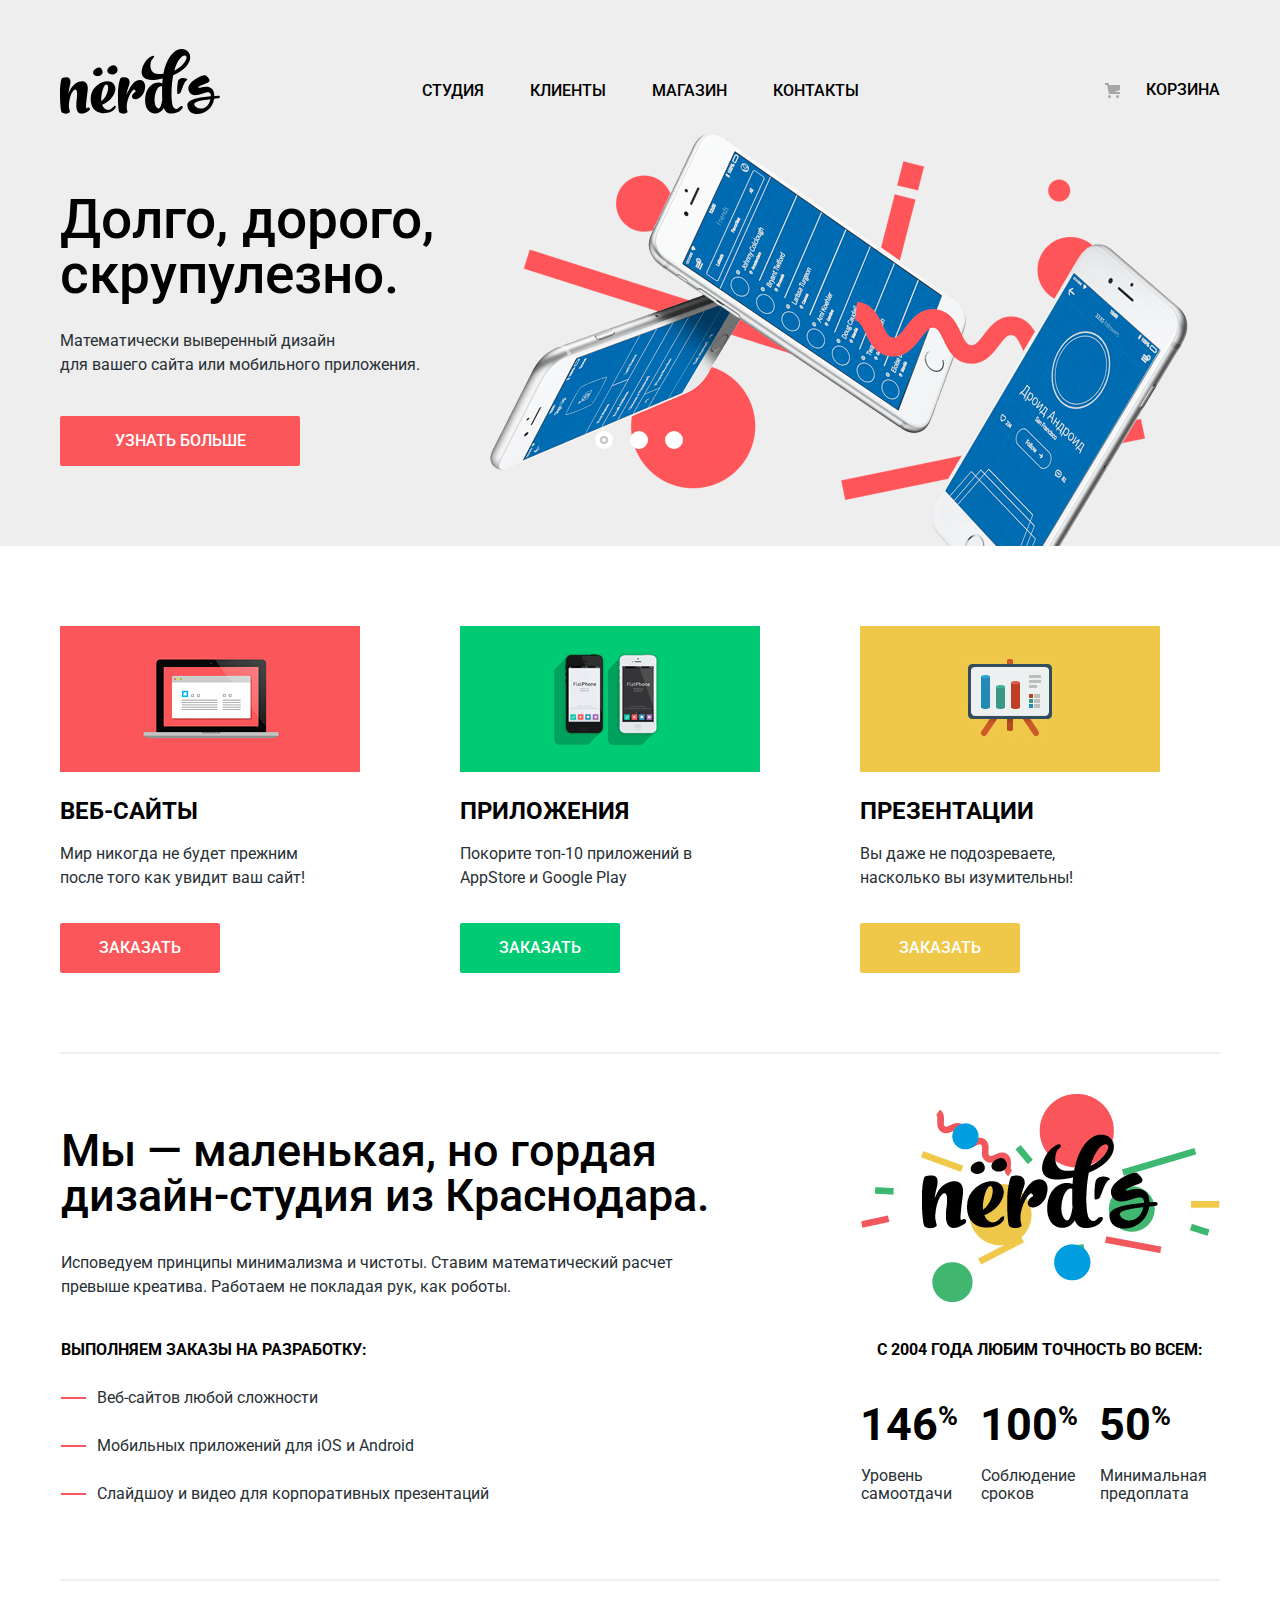
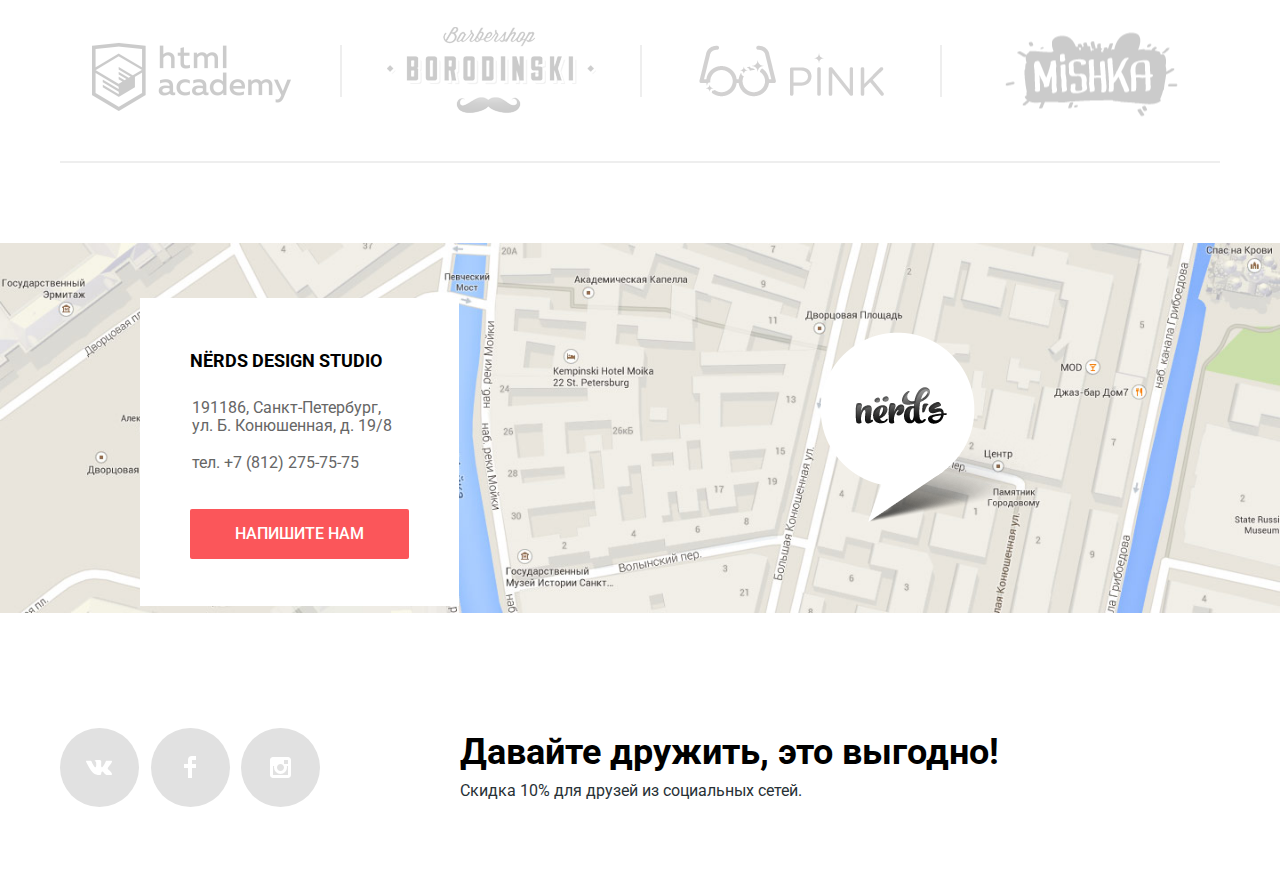
<file: index.html>
<!DOCTYPE html>
<html lang="ru">
	<head>
		<meta charset="utf-8">
		<title>HTML Academy: Нёрдс</title>
		<link href="https://fonts.googleapis.com/css?family=Roboto:400,500,700&amp;subset=cyrillic-ext" rel="stylesheet">
		<link href="css/normalize.css" rel="stylesheet">
		<link href="css/mini-style.css" rel="stylesheet">
	</head>
	<body>
		<header>
			<div class="wrapper">
				<h1 class="visually-hidden">Веб-студия Нёрдс</h1>
				<div class="header-top">
					<div class="header-logo">
						<a>
							<img class="main-logo" src="img/nerds-logo.svg" alt="Логотип веб-студии Нёрдс." width="160" height="65">
						</a>
					</div>
					<nav class="main-menu">
						<ul class="main-nav">
							<li>
								<a href="#">Студия</a>
							</li>
							<li>
								<a href="#">Клиенты</a>
							</li>
							<li>
								<a href="catalog.html">Магазин</a>
							</li>
							<li>
								<a href="#">Контакты</a>
							</li>
						</ul>
					</nav>
					<div class="shopping-cart">
						<a href="#">Корзина</a>
					</div>
				</div>
				<section class="slider">
					<h2 class="visually-hidden">Слайдер</h2>
					<input class="visually-hidden product-1" type="radio" id="product-1" name="toggle" checked>
					<input class="visually-hidden product-2" type="radio" id="product-2" name="toggle">
					<input class="visually-hidden product-3" type="radio" id="product-3" name="toggle">
					<div class="slides-switches">
						<label class="slide-button slide-button-1" for="product-1">Первый</label>
						<label class="slide-button slide-button-2" for="product-2">Второй</label>
						<label class="slide-button slide-button-3" for="product-3">Третий</label>
					</div>
						<ul class="slider-list">
							<li>
								<p class="header-slogan">Долго, дорого,<br> скрупулезно.</p>
								<p>Математически выверенный дизайн<br> для вашего сайта или мобильного приложения.</p>
								<a class="button learn-more" href="#">Узнать больше</a>
							</li>
							<li>
								<p class="header-slogan">Любим математику<br> как никто другой</p>
								<p>Никакого креатива, только математические формулы <br>для расчета идеальных пропорций.</p>
								<a class="button learn-more" href="#">Узнать больше</a>
							</li>
							<li>
								<p class="header-slogan">Только ночь,<br>только хардкор</p>
								<p>Работать днем, как все? Мы против этого.<br>Ближе к полуночи работа только начинается.</p>
								<a class="button learn-more" href="#">Узнать больше</a>
							</li>
					</ul>
				</section>
			</div>
		</header>
		
		<main>
			<section class="services">
				<h2 class="visually-hidden">Предоставляемые услуги</h2>
				<ul class="services-list">
					<li class="services-list-item">
						<h3>Веб-сайты</h3>
						<p>Мир никогда не будет прежним после того как увидит ваш сайт!</p>
						<a class="button to-order" href="#">Заказать</a>
					</li>
					<li class="services-list-item">
						<h3>Приложения</h3>
						<p>Покорите топ-10 приложений в AppStore и Google Play</p>
						<a class="button to-order" href="#">Заказать</a>
					</li>
					<li class="services-list-item">
						<h3>Презентации</h3>
						<p>Вы даже не подозреваете, насколько вы изумительны!</p>
						<a class="button to-order" href="#">Заказать</a>
					</li>
				</ul>
			</section>

			<section class="presentation">
				<h2 class="visually-hidden">Презентация компании</h2>
				<div class="presentation-text">
					<p>
						<b>Мы — маленькая, но гордая дизайн-студия из Краснодара.</b>
					</p>
					<p>Исповедуем принципы минимализма и чистоты. Ставим математический расчет превыше креатива. Работаем не покладая рук, как роботы.</p>
					<b>Выполняем заказы на разработку:</b>
					<ul class="presentation-list">
						<li>Веб-сайтов любой сложности</li>
						<li>Мобильных приложений для iOS и Android</li>
						<li>Слайдшоу и видео для корпоративных презентаций</li>
					</ul>
				</div>
				<div class="presentation-statistics">
					<img class="presentation-logo" src="img/presentation-logo.png" alt="Веб-студия Нёрдс." width="360" height="208">
					<p>С 2004 года любим точность во всем:</p>
					<table>
						<tr class="presentation-table-row">
							<td>146<sup>%</sup></td>
							<td>100<sup>%</sup></td>
							<td>50<sup>%</sup></td>
						</tr>
						<tr class="presentation-table-row">
							<td>Уровень самоотдачи</td>
							<td>Соблюдение сроков</td>
							<td>Минимальная предоплата</td>
						</tr>
					</table>
				</div>
			</section>

			<section class="examples">
				<h2 class="visually-hidden">Примеры наших работ</h2>
				<ul class="examples-list">
					<li>
						<a href="https://htmlacademy.ru/intensive/htmlcss" title="Пример создания сайта для HTML Академии">
							<img class="academy-logo" src="img/examples-htmlacademy.png" alt="HTML Академия." width="199" height="68">
						</a>
					</li>
					<li>
						<a href="#" title="Пример создания сайта для барбершопа «Бородинский»">
							<img class="barbershop-logo" src="img/examples-borodinski.png" alt="Барбершоп «Бородинский»." width="209" height="90">
						</a>
					</li>
					<li>
						<a href="#" title="Пример создания сайта для приложения Пинк">
							<img src="img/examples-pink.png" alt="Пинк." width="185" height="52">
						</a>
					</li>
					<li>
						<a href="#" title="Пример создания сайта для интернет-магазина «Мишка»">
							<img class="mishka-logo" src="img/examples-mishka.png" alt="Мишка." width="173" height="84">
						</a>
					</li>
				</ul>
			</section>
		</main> 

		<footer>
			<section class="footer-map">
				<h2 class="visually-hidden">Наши координаты</h2>
				<iframe src="https://www.google.com/maps/embed?pb=!1m18!1m12!1m3!1d1998.5991043651586!2d30.320894616097!3d59.938794181876254!2m3!1f0!2f0!3f0!3m2!1i1024!2i768!4f13.1!3m3!1m2!1s0x4696310fca5ba729%3A0xea9c53d4493c879f!2z0JHQvtC70YzRiNCw0Y8g0JrQvtC90Y7RiNC10L3QvdCw0Y8g0YPQuy4sIDE5LCDQodCw0L3QutGCLdCf0LXRgtC10YDQsdGD0YDQsywgMTkxMTg2!5e0!3m2!1sru!2sru!4v1511719010638" allowfullscreen></iframe>
				<div class="map-wrapper">
					<img class="map" src="img/map.jpg" alt="Офис компании по адресу Санкт-Петербург, улица Большая Конюшенная, дом 19/8" width="1440" height="416">
					<img class="map-marker" src="img/map-marker.png" alt="Положение на карте." width="231" height="190">
					<div class="address">
						<p>
							<b>NЁRDS DESIGN STUDIO</b>
						</p>
						<p>191186, Санкт-Петербург,<br> ул. Б. Конюшенная, д. 19/8</p>
						<p>тел. +7 (812) 275-75-75</p>
						<a class="contact-button" href="contact.html">Напишите нам</a>
					</div>
				</div>
			</section>
			<section class="footer-social wrapper">
				<h2 class="visually-hidden">Мы в социальных сетях</h2>
				<ul class="social-icons">
					<li class="social-vk">
						<a href="#" class="social-button" title="Вконтакте"></a>
					</li>
					<li class="social-fb">
						<a href="#" class="social-button" title="Фейсбук"></a>
					</li>
					<li class="social-inst">
						<a href="#" class="social-button" title="Инстаграм"></a>
					</li>
				</ul>
				<div class="special-deal">
					<p>
						<b>Давайте дружить, это выгодно!</b>
					</p>
					<p>Скидка 10% для друзей из социальных сетей.</p>
				</div>
			</section>
		</footer>
		<section class="contact-form">
			<h2 class="visually-hidden">Форма обратной связи</h2>
			<form action="https://echo.htmlacademy.ru" method="get">
				<b>Напишите нам</b>
				<button class="close" type="button" title="Закрыть форму"></button>
				<div class="flex-container">
					<p>
						<label for="full-name">Ваше имя:</label>
						<input type="text" name="full-name" id="full-name" placeholder="Представьтесь, пожалуйста">
					</p>
					<p>
						<label for="email">Ваш e-mail:</label>
						<input type="email" name="email" id="email" placeholder="Для отправки ответа">
					</p>
					<p>
						<label for="letter-content">Текст письма:</label>
						<textarea name="letter-content" id="letter-content" placeholder="В свободной форме"></textarea>
					</p>
					<button class="button" type="submit" title="Отправить форму">Отправить</button> 
				</div>
			</form> 
		</section>
		<script src="js/mini-popup.js"></script>
	</body>
</html>
</file>
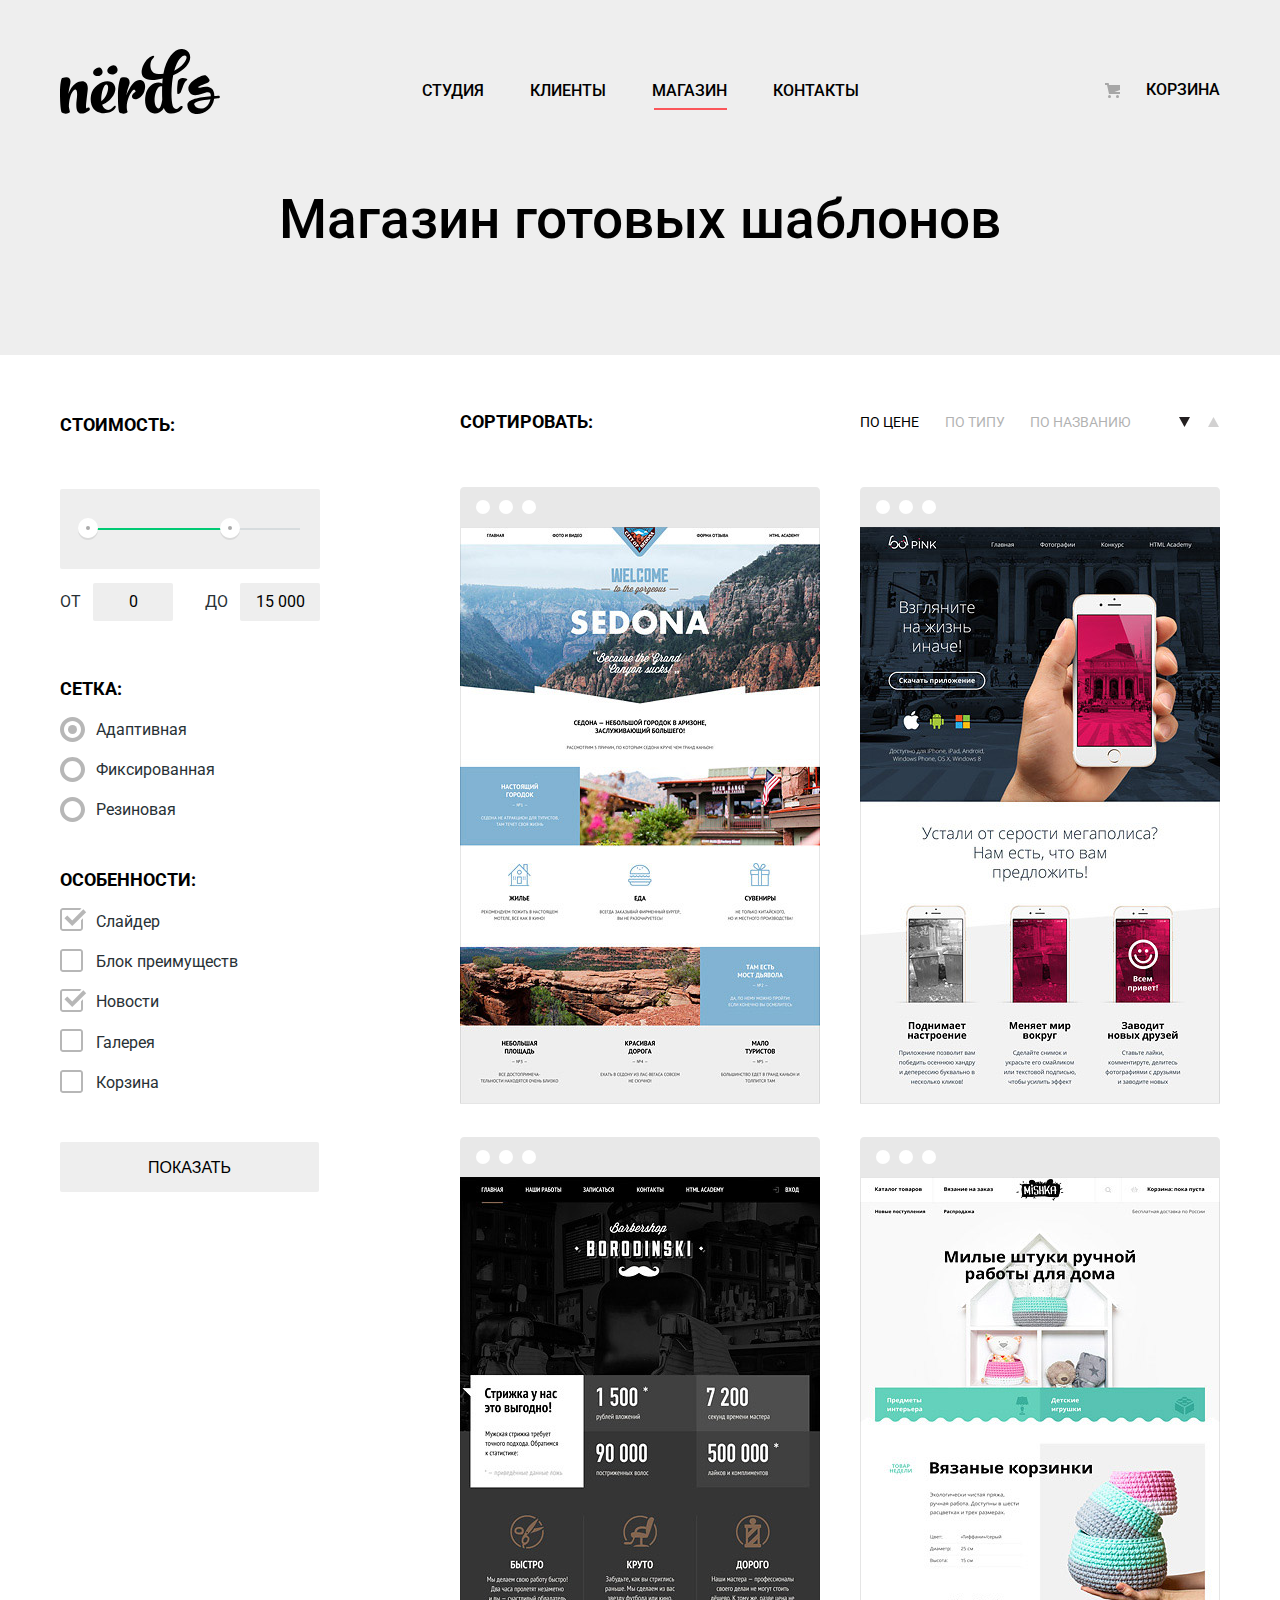
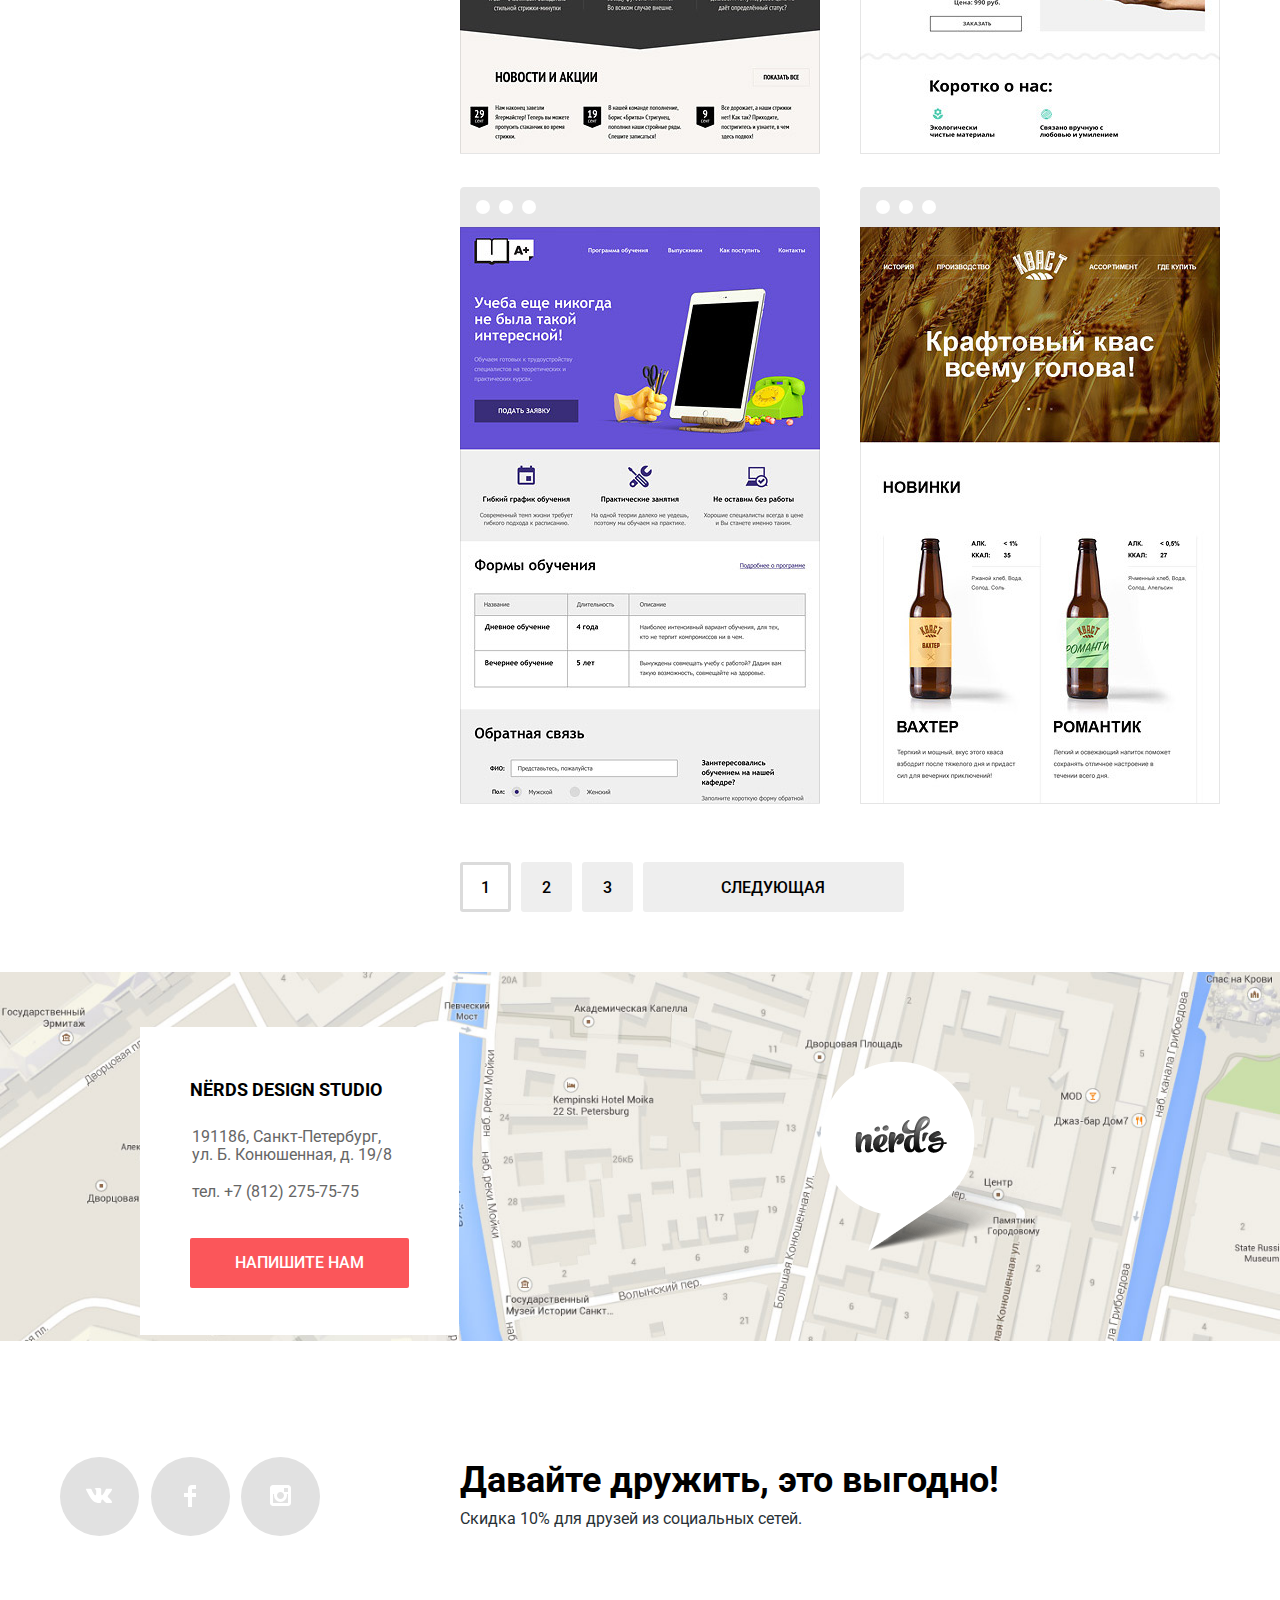
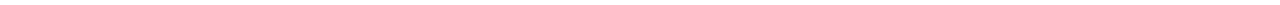
<file: catalog.html>
<!DOCTYPE html>
<html lang="ru">
	<head>
		<meta charset="utf-8">
		<title>HTML Academy: Каталог Нёрдс</title>
		<link href="https://fonts.googleapis.com/css?family=Roboto:400,500,700&amp;subset=cyrillic-ext" rel="stylesheet">
		<link href="css/normalize.css" rel="stylesheet">
		<link href="css/mini-style.css" rel="stylesheet">
	</head>
	<body>
		<header class="inner-page">
			<div class="wrapper">
				<div class="header-top">
					<div class="header-logo">
						<a href="index.html">
							<img class="main-logo" src="img/nerds-logo.svg" alt="Логотип веб-студии Нёрдс." width="160" height="65">
						</a>
					</div>
					<nav class="main-menu">
						<ul class="main-nav">
							<li>
								<a href="#">Студия</a>
							</li>
							<li>
								<a href="#">Клиенты</a>
							</li>
							<li>
								<a class="active" href="#">Магазин</a>
							</li>
							<li>
								<a href="#">Контакты</a>
							</li>
						</ul>
					</nav>
					<div class="shopping-cart">
						<a href="#">Корзина</a>
					</div>
				</div>
				<h1>Магазин готовых шаблонов</h1>
			</div>
		</header>

		<main class="container">
			<section class="filter">
				<h2 class="visually-hidden">Фильтры</h2>
				<form action="https://echo.htmlacademy.ru" method="get">
					<fieldset class="filter-item">
						<legend>Стоимость:</legend>
						<div class="range-filter">
							<div class="range-controls">
								<div class="scale">
									<div class="bar"></div>
								</div>
								<div class="toggle toggle-min"></div>
								<div class="toggle toggle-max"></div>
							</div>
							<div class="price-controls">
								<label class="price-from">От <input type="text" name="price-from" value="0"></label>
								<label class="price-to">до <input type="text" name="price-to" value="15&nbsp;000"></label>
							</div>
						</div>
					</fieldset>
					<fieldset class="filter-item">
						<legend>Сетка:</legend>
						<ul class="grid-list">
							<li>
								<input class="visually-hidden radio-filter" type="radio" name="grid-filter" id="adaptive-grid" value="adaptive" checked>
								<label for="adaptive-grid"> Адаптивная</label>
							</li>
							<li>
								<input class="visually-hidden radio-filter" type="radio" name="grid-filter" id="fixed-grid" value="fixed">
								<label for="fixed-grid"> Фиксированная</label>
							</li>
							<li>
								<input class="visually-hidden radio-filter" type="radio" name="grid-filter" id="flexible-grid" value="flexible">
								<label for="flexible-grid"> Резиновая</label>
							</li>
						</ul>
					</fieldset>
					<fieldset class="filter-item">
						<legend>Особенности:</legend>
						<ul class="features-list">
							<li>
								<input class="visually-hidden check-filter" type="checkbox" name="option-slider" id="option-slider" checked>
								<label for="option-slider"> Слайдер</label>
							</li>
							<li>
								<input class="visually-hidden check-filter" type="checkbox" name="option-features" id="option-features">
								<label for="option-features"> Блок преимуществ</label>
							</li>
							<li>
								<input class="visually-hidden check-filter" type="checkbox" name="option-news" id="option-news" checked>
								<label for="option-news"> Новости</label>
							</li>
							<li>
								<input class="visually-hidden check-filter" type="checkbox" name="option-gallery" id="option-gallery">
								<label for="option-gallery"> Галерея</label>
							</li>
							<li>
								<input class="visually-hidden check-filter" type="checkbox" name="option-shopping-cart" id="option-shopping-cart">
								<label for="option-shopping-cart"> Корзина</label>
							</li>
						</ul>
					</fieldset>
					<button type="submit">Показать</button>
				</form>
			</section>
			<section class="catalog">
				<h2 class="visually-hidden">Список шаблонов</h2>
				<div class="sort">
					<h3>Сортировать:</h3>
					<ul class="sort-parameters">
						<li>
							<a class="active" href="#">По цене</a>
						</li>
						<li>
							<a href="#">По типу</a>
						</li>
						<li>
							<a href="#">По названию</a>
						</li>
					</ul>
					<ul class="sort-direction">
						<li class="sort-desc">
							<a class="active" href="#" title="Сортировка от большего к меньшему"></a>
						</li>
						<li class="sort-asc">
							<a href="#" title="Сортировка от меньшего к большему"></a>
						</li>
					</ul>
				</div>
				<ul class="catalog-list">
					<li class="catalog-item">
						<img src="img/catalog-sedona.jpg" alt="Шаблон сайта «Седона»." width="360" height="576">
						<div class="catalog-item-description">
							<h3>
								<a href="#">SEDONA</a>
							</h3>
							<p>Информационный сайт<br>для туристов</p>
							<a class="button" href="#">9&nbsp;900&nbsp;руб.</a>
						</div>
					</li>
					<li class="catalog-item">
						<img src="img/catalog-pink.jpg" alt="Шаблон сайта «Пинк»." width="360" height="576">
						<div class="catalog-item-description">
							<h3>
								<a href="#">Pink App</a>
							</h3>
							<p>Продуктовый лендинг приложения для iOS и Android</p>
							<a class="button" href="#">9&nbsp;900&nbsp;руб.</a>
						</div>
					</li>
					<li class="catalog-item">
						<img src="img/catalog-barbershop.jpg" alt="Шаблон сайта барбершопа «Бородинский»." width="360" height="576">
						<div class="catalog-item-description">
							<h3>
								<a href="#">Barbershop</a>
							</h3>
							<p>Сайт салоны красоты.<br>Для мужчин, да.</p>
							<a class="button" href="#">9&nbsp;900&nbsp;руб.</a>
						</div>
					</li>
					<li class="catalog-item">
						<img src="img/catalog-mishka.jpg" alt="Шаблон сайта «Мишка»." width="360" height="576">
						<div class="catalog-item-description">
							<h3>
								<a href="#">MISHKA</a>
							</h3>
							<p>Интернет-магазин<br>вязаных игрушек</p>
							<a class="button" href="#">9&nbsp;900&nbsp;руб.</a>
						</div>
					</li>
					<li class="catalog-item">
						<img src="img/catalog-aplus.jpg" alt="Шаблон сайта «А Плюс»." width="360" height="576">
						<div class="catalog-item-description">
							<h3>
								<a href="#">A Plus</a>
							</h3>
							<p>Лендинг курсов повышения квалификации</p>
							<a class="button" href="#">9&nbsp;900&nbsp;руб.</a>
						</div>
					</li>
					<li class="catalog-item">
						<img src="img/catalog-kvast.jpg" alt="Шаблон сайта «Кваст»." width="360" height="576">
						<div class="catalog-item-description">
							<h3>
								<a href="#">КВАСТ</a>
							</h3>
							<p>Промо-сайт производителя крафтового кваса</p>
							<a class="button" href="#">9&nbsp;900&nbsp;руб.</a>
						</div>
					</li>
				</ul>
				<ul class="pagination">
					<li class="pagination-item">
						<a class="active" href="#" title="Первая страница">1</a>
					</li>
					<li class="pagination-item">
						<a href="#" title="Вторая страница">2</a>
					</li>
					<li class="pagination-item">
						<a href="#" title="Третья страница">3</a>
					</li>
					<li class="pagination-item">
						<a href="#" title="Следующая страница">Следующая</a>
					</li>
				</ul>
			</section>
		</main>

		<footer>
			<section class="footer-map">
				<h2 class="visually-hidden">Наши координаты</h2>
				<iframe src="https://www.google.com/maps/embed?pb=!1m18!1m12!1m3!1d1998.5991043651586!2d30.320894616097!3d59.938794181876254!2m3!1f0!2f0!3f0!3m2!1i1024!2i768!4f13.1!3m3!1m2!1s0x4696310fca5ba729%3A0xea9c53d4493c879f!2z0JHQvtC70YzRiNCw0Y8g0JrQvtC90Y7RiNC10L3QvdCw0Y8g0YPQuy4sIDE5LCDQodCw0L3QutGCLdCf0LXRgtC10YDQsdGD0YDQsywgMTkxMTg2!5e0!3m2!1sru!2sru!4v1511719010638" allowfullscreen></iframe>
				<div class="map-wrapper">
					<img class="map" src="img/map.jpg" alt="Офис компании по адресу Санкт-Петербург, улица Большая Конюшенная, дом 19/8" width="1440" height="416">
					<img class="map-marker" src="img/map-marker.png" alt="Положение на карте." width="231" height="190">
					<div class="address">
						<p>
							<b>NЁRDS DESIGN STUDIO</b>
						</p>
						<p>191186, Санкт-Петербург,<br> ул. Б. Конюшенная, д. 19/8</p>
						<p>тел. +7 (812) 275-75-75</p>
						<a class="contact-button" href="contact.html">Напишите нам</a>
					</div>
				</div>
			</section>
			<section class="footer-social wrapper">
				<h2 class="visually-hidden">Мы в социальных сетях</h2>
				<ul class="social-icons">
					<li class="social-vk">
						<a href="#" class="social-button" title="Вконтакте"></a>
					</li>
					<li class="social-fb">
						<a href="#" class="social-button" title="Фейсбук"></a>
					</li>
					<li class="social-inst">
						<a href="#" class="social-button" title="Инстаграм"></a>
					</li>
				</ul>
				<div class="special-deal">
					<p>
						<b>Давайте дружить, это выгодно!</b>
					</p>
					<p>Скидка 10% для друзей из социальных сетей.</p>
				</div>
			</section>
		</footer>
		<section class="contact-form">
			<h2 class="visually-hidden">Форма обратной связи</h2>
			<form action="https://echo.htmlacademy.ru" method="get">
				<b>Напишите нам</b>
				<button class="close" type="button" title="Закрыть форму"></button>
				<div class="flex-container">
					<p>
						<label for="full-name">Ваше имя:</label>
						<input type="text" name="full-name" id="full-name" placeholder="Представьтесь, пожалуйста">
					</p>
					<p>
						<label for="email">Ваш e-mail:</label>
						<input type="email" name="email" id="email" placeholder="Для отправки ответа">
					</p>
					<p>
						<label for="letter-content">Текст письма:</label>
						<textarea name="letter-content" id="letter-content" placeholder="В свободной форме"></textarea>
					</p>
					<button class="button" type="submit" title="Отправить форму">Отправить</button> 
				</div>
			</form> 
		</section>
		<script src="js/mini-popup.js"></script>
	</body>
</file>
<file: css/mini-style.css>
@-webkit-keyframes bounce{0%{-webkit-transform:translateY(-2000px);transform:translateY(-2000px)}70%{-webkit-transform:translateY(30px);transform:translateY(30px)}90%{-webkit-transform:translateY(-10px);transform:translateY(-10px)}to{-webkit-transform:translateY(0);transform:translateY(0)}}@keyframes bounce{0%{-webkit-transform:translateY(-2000px);transform:translateY(-2000px)}70%{-webkit-transform:translateY(30px);transform:translateY(30px)}90%{-webkit-transform:translateY(-10px);transform:translateY(-10px)}to{-webkit-transform:translateY(0);transform:translateY(0)}}@-webkit-keyframes shake{0%,to{-webkit-transform:translateX(0);transform:translateX(0)}10%,30%,50%,70%,90%{-webkit-transform:translateX(-10px);transform:translateX(-10px)}20%,40%,60%,80%{-webkit-transform:translateX(10px);transform:translateX(10px)}}@keyframes shake{0%,to{-webkit-transform:translateX(0);transform:translateX(0)}10%,30%,50%,70%,90%{-webkit-transform:translateX(-10px);transform:translateX(-10px)}20%,40%,60%,80%{-webkit-transform:translateX(10px);transform:translateX(10px)}}body{position:relative;min-width:1200px;width:100%;margin:0;padding:0;font-family:"Roboto",Arial,sans-serif;font-size:16px;font-weight:400;line-height:24px;color:#283136;background-color:#fff}a{text-decoration:none;color:#000}img{max-width:100%;height:auto}.main-nav,.slider-list,.slides-switches{padding:0;margin:0;list-style:none}.services-list{margin:0;list-style:none}.examples-list,.presentation-list,.social-icons{padding:0;margin:0;list-style:none}.visually-hidden{position:absolute;width:1px;height:1px;margin:-1px;padding:0;border:0;white-space:nowrap;-webkit-clip-path:inset(100%);clip-path:inset(100%);clip:rect(0 0 0 0);overflow:hidden}.wrapper,main{width:1160px;margin:0 auto}.main-nav a,.wrapper{position:relative}header{padding-top:49px;background-color:#eee}.header-top{display:-webkit-box;display:-ms-flexbox;display:flex;-webkit-box-align:center;-ms-flex-align:center;align-items:center;-webkit-box-pack:justify;-ms-flex-pack:justify;justify-content:space-between;font-size:16px;font-weight:500;line-height:30px;text-transform:uppercase;color:#000}.header-logo{padding-bottom:2px}.header-logo a:hover{opacity:.8}.header-logo a:active{opacity:.3}.main-menu{width:445px;margin-top:6px}.main-nav{display:-webkit-box;display:-ms-flexbox;display:flex;-ms-flex-wrap:wrap;flex-wrap:wrap;-webkit-box-pack:center;-ms-flex-pack:center;justify-content:center}.main-nav li:not(:nth-child(4n)){margin-right:46px}.shopping-cart{width:160px;margin-top:4px;text-align:right}.shopping-cart a::before{content:"";position:absolute;left:0;top:8px;width:15px;height:15px;background-image:url(../img/cart-icon.svg);background-repeat:no-repeat}.shopping-cart a{position:relative;display:inline-block;width:115px;min-height:30px;text-align:right;vertical-align:middle}.check-filter+label:hover,.main-nav a,.main-nav a:visited,.radio-filter+label:hover,.shopping-cart a,.shopping-cart a:visited{color:#000}.main-nav a:hover,.shopping-cart a:hover{color:#fb565a}.main-nav a:active,.shopping-cart a:active{color:rgba(0,0,0,.3)}.main-nav .active::after,.shopping-cart .active::after{content:"";position:absolute;top:27px;left:2px;right:0;height:2px;background-color:#fb565a}.shopping-cart .active::after{top:33px}.slider{position:relative}.slider-list p{max-width:430px;margin-top:0;margin-bottom:39px}.slider-list .header-slogan{max-width:600px;margin-bottom:27px;margin-top:0;font-size:55px;font-weight:500;line-height:55px;color:#000}.slider-list li{display:none;min-height:420px;padding-top:66px;-webkit-box-sizing:border-box;box-sizing:border-box;background-repeat:no-repeat}.slider-list li:first-child{background-image:url(../img/slide1.png);background-position:93% 7px}.slider-list li:nth-child(2){background-image:url(../img/slide2.png);background-position:100% 0}.slider-list li:last-child{background-image:url(../img/slide3.png);background-position:100% 20px}.slides-switches{position:absolute;bottom:97px;left:535px;z-index:1;display:-webkit-box;display:-ms-flexbox;display:flex;-webkit-box-pack:justify;-ms-flex-pack:justify;justify-content:space-between;width:88px}.slide-button{display:block;width:18px;height:18px;padding:0;border:0;border-radius:50%;color:transparent;background-color:#fff}.product-1:checked~.slider-list li:first-child{display:block}.product-2:checked~.slider-list li:nth-child(2){display:block}.product-3:checked~.slider-list li:last-child{display:block}.product-1:checked~.slides-switches .slide-button-1::before,.product-2:checked~.slides-switches .slide-button-2::before,.product-3:checked~.slides-switches .slide-button-3::before{content:"";display:block;height:8px;width:8px;-webkit-box-sizing:border-box;box-sizing:border-box;margin:25% auto;border:2px solid #c3c3c3;border-radius:50%}.button{display:block;width:240px;padding:16px 0;font-size:16px;font-weight:500;line-height:18px;color:#fff;text-transform:uppercase;text-align:center;border-radius:2px;background-color:#fb565a}.button:hover,.social-button:hover{background-color:#e74246}.button:active,.social-button:active{color:rgba(255,255,255,.3);background-color:#d7373b;-webkit-box-shadow:inset 0 2px 0 0 #c13135;box-shadow:inset 0 2px 0 0 #c13135}.services-list{display:-webkit-box;display:-ms-flexbox;display:flex;margin-top:80px;padding:0 0 79px;border-bottom:2px solid #eee}.services-list-item{width:300px;margin-right:100px;padding-top:149px;background-size:auto;background-repeat:no-repeat;background-position-y:top}.services-list-item:last-child{margin-right:60px}.services-list-item:first-child{background-image:url(../img/services1.png)}.services-list-item:nth-child(2){background-image:url(../img/services2.png)}.services-list-item:last-child{background-image:url(../img/services3.png)}.services-list-item h3{margin:21px 0 0;font-size:24px;font-weight:700;line-height:30px;text-transform:uppercase;color:#000}.services-list-item p{max-width:260px;margin-bottom:33px;margin-top:16px}.to-order{width:160px}.services-list-item:nth-child(2) .to-order{background-color:#00ca74}.services-list-item:nth-child(2) .to-order:hover{background-color:#00bc6c}.services-list-item:nth-child(2) .to-order:active{background-color:#00aa62;-webkit-box-shadow:inset 0 2px 0 0 #009958;box-shadow:inset 0 2px 0 0 #009958}.services-list-item:last-child .to-order{background-color:#efc84a}.services-list-item:last-child .to-order:hover{background-color:#eab534}.services-list-item:last-child .to-order:active{background-color:#e5a722;-webkit-box-shadow:inset 0 2px 0 0 #ce961f;box-shadow:inset 0 2px 0 0 #ce961f}.presentation{display:-webkit-box;display:-ms-flexbox;display:flex;-webkit-box-pack:start;-ms-flex-pack:start;justify-content:flex-start;padding-top:40px;padding-bottom:73px;padding-left:1px;border-bottom:2px solid #eee}.presentation-text{width:660px}.presentation-text b{font-size:45px;font-weight:500;line-height:45px;color:#000}.presentation-text p:first-of-type{margin-top:34px;margin-bottom:33px}.presentation-text p:last-of-type{margin-bottom:39px}.presentation-text .presentation-list{margin-top:24px}.presentation-text li:not(:last-of-type){margin-bottom:24px}.presentation-list li::before{content:"";display:inline-block;width:25px;height:2px;margin-right:11px;margin-bottom:2px;vertical-align:middle;background-color:#fb565a}.presentation-statistics p,.presentation-text>b{font-size:16px;font-weight:700;line-height:24px;text-transform:uppercase;color:#000}.presentation-statistics p{margin-top:29px;margin-bottom:53px;text-align:center}.presentation-statistics{width:360px;margin-left:auto}.presentation-statistics table{width:100%;border-collapse:collapse}.presentation-table-row:first-child td{width:30%;padding-bottom:30px;padding-left:0;font-size:45px;font-weight:700;line-height:18px;text-transform:uppercase;color:#000}.presentation-table-row:last-child td{padding-top:3px;line-height:18px}.presentation-statistics sup{top:-15px;font-size:60%}.examples-list{display:-webkit-box;display:-ms-flexbox;display:flex;-webkit-box-align:center;-ms-flex-align:center;align-items:center;height:180px;margin-bottom:80px;border-bottom:2px solid #eee}.examples-list li{width:260px;height:52px;padding-left:20px;padding-right:20px;border-right:2px solid #eee}.examples-list li:last-child{padding-right:0;border:0}.examples-list li:first-child{padding-left:2px}.examples-list .academy-logo{-webkit-transform:translateY(-3%);-ms-transform:translateY(-3%);transform:translateY(-3%)}.examples-list .barbershop-logo{-webkit-transform:translateY(-20%);-ms-transform:translateY(-20%);transform:translateY(-20%)}.examples-list .mishka-logo{-webkit-transform:translateY(-15%);-ms-transform:translateY(-15%);transform:translateY(-15%)}.examples-list a{display:block;opacity:.2}.examples-list a:hover{opacity:1}.examples-list a:active{opacity:.1}.examples-list img{display:block;margin:0 auto}.footer-map,.map-wrapper{position:relative;margin:0 auto}.footer-map{height:416px}.map-wrapper{min-width:1200px;width:100%;max-width:1440px}.address,.map-marker{position:absolute;left:820px;top:89px}.footer-map iframe{position:absolute;z-index:1;width:100%;height:416px;border:0}.address{left:140px;top:55px;z-index:2;width:319px;padding:32px 50px 47px;background-color:#fff}.address b,.filter-item legend{font-size:18px;font-weight:700;line-height:30px;text-transform:uppercase;color:#000}.address p{padding-bottom:7px;line-height:18px;color:#666}.address p+p{padding-bottom:3px;padding-left:2px}.address .contact-button{display:block;width:219px;margin-top:34px;padding:16px 0;font-size:16px;font-weight:500;line-height:18px;text-transform:uppercase;text-align:center;border-radius:2px;color:#fff;background-color:#fb565a}.address .contact-button:hover{background-color:#e74246}.address .contact-button:active{color:rgba(255,255,255,.3);background-color:#d7373b;-webkit-box-shadow:inset 0 2px 0 0 #c13135;box-shadow:inset 0 2px 0 0 #c13135}.address .contact-button,.contact-form button{border:0}.address,.footer-social,.special-deal{-webkit-box-sizing:border-box;box-sizing:border-box}.footer-social{display:-webkit-box;display:-ms-flexbox;display:flex;-webkit-box-align:center;-ms-flex-align:center;align-items:center;min-height:216px;padding-top:69px;padding-bottom:69px}.special-deal{width:580px;margin-right:200px;margin-left:120px;margin-top:-2px;padding-left:20px}.special-deal p{margin-top:4px;margin-bottom:2px;line-height:22px}.special-deal p+p{margin-top:10px}.special-deal b{font-size:36px;font-weight:700;line-height:36px;color:#000}.social-icons{display:-webkit-box;display:-ms-flexbox;display:flex;-webkit-box-pack:justify;-ms-flex-pack:justify;justify-content:space-between;width:260px}.social-button{display:inline-block;width:79px;height:79px;vertical-align:middle;border-radius:50%;background-color:#e1e1e1}.social-fb .social-button::before,.social-inst .social-button::before,.social-vk .social-button::before{content:"";display:block;width:78px;height:78px;background-image:url(../img/vk-icon.svg);background-position:center;background-repeat:no-repeat}.social-fb .social-button::before,.social-inst .social-button::before{background-image:url(../img/fb-icon.svg)}.social-inst .social-button::before{background-image:url(../img/insta-icon.svg)}.social-button:active::before{opacity:.3}.contact-form{display:none;position:fixed;left:50%;top:50%;z-index:2;width:960px;height:590px;-webkit-box-sizing:border-box;box-sizing:border-box;margin-top:-295px;margin-left:-480px;background-color:#fff;-webkit-box-shadow:0 20px 50px rgba(0,0,0,.75);box-shadow:0 20px 50px rgba(0,0,0,.75)}.contact-form form{padding:66px 90px 83px 100px}.flex-container{display:-webkit-box;display:-ms-flexbox;display:flex;-ms-flex-wrap:wrap;flex-wrap:wrap;-webkit-box-pack:justify;-ms-flex-pack:justify;justify-content:space-between;width:760px;margin-top:39px}.flex-container p{margin:0;padding:0}.contact-form b{font-size:45px;font-weight:500;line-height:45px;color:#000}.close{position:absolute;right:90px;top:78px;width:21px;height:21px;background-color:#fff;background-image:url(../img/close-cross.svg);background-repeat:no-repeat;opacity:.3}.close:hover{opacity:1}.close:active{opacity:.1}.contact-form label{font-weight:700;line-height:18px;color:#000}.contact-form input,.contact-form textarea{display:block;padding-left:14px;padding-right:14px;font:inherit;line-height:18px;border:2px solid #d7dcde;border-radius:2px;-webkit-box-sizing:border-box;box-sizing:border-box}.contact-form input{margin-top:7px;padding-top:0;width:360px;height:50px;margin-bottom:30px}.contact-form textarea{width:760px;height:118px;margin-bottom:54px;padding-top:17px}.contact-form .button{width:260px}.contact-form input::-webkit-input-placeholder,.contact-form textarea::-webkit-input-placeholder{color:rgba(68,68,68,.5)}.contact-form input:-ms-input-placeholder,.contact-form input::-ms-input-placeholder,.contact-form textarea:-ms-input-placeholder,.contact-form textarea::-ms-input-placeholder{color:rgba(68,68,68,.5)}.contact-form input::placeholder,.contact-form textarea::placeholder{color:rgba(68,68,68,.5)}.contact-form input:hover,.contact-form textarea:hover{border-color:#b4b9bb}.contact-form input:focus,.contact-form textarea:focus{border-color:#000}.contact-form input:focus::-webkit-input-placeholder,.contact-form textarea:focus::-webkit-input-placeholder{color:#444}.contact-form input:focus:-ms-input-placeholder,.contact-form input:focus::-ms-input-placeholder,.contact-form textarea:focus:-ms-input-placeholder,.contact-form textarea:focus::-ms-input-placeholder{color:#444}.contact-form input:focus::placeholder,.contact-form textarea:focus::placeholder{color:#444}.contact-form input:invalid,.contact-form textarea:invalid{border-color:#e74246;color:#e74246}.contact-form input:invalid::-webkit-input-placeholder,.contact-form textarea:invalid::-webkit-input-placeholder{color:#e74246}.contact-form input:invalid:-ms-input-placeholder,.contact-form input:invalid::-ms-input-placeholder,.contact-form textarea:invalid:-ms-input-placeholder,.contact-form textarea:invalid::-ms-input-placeholder{color:#e74246}.contact-form input:invalid::placeholder,.contact-form textarea:invalid::placeholder{color:#e74246}.contact-form-show{display:block;-webkit-animation:bounce .6s;animation:bounce .6s}.contact-form-error{-webkit-animation:shake .6s;animation:shake .6s}.inner-page h1{padding-top:29px;font-size:55px;font-weight:500;line-height:55px;text-align:center;color:#000}header.inner-page{padding-bottom:71px}.features-list,.grid-list{margin:0;padding:0;list-style:none}.sort-parameters{padding:0;list-style:none}.catalog-list,.sort-direction{margin:0;padding:0;list-style:none}.pagination{padding:0;list-style:none}.container{display:-webkit-box;display:-ms-flexbox;display:flex;-webkit-box-pack:justify;-ms-flex-pack:justify;justify-content:space-between;padding-top:55px}.filter{width:260px}.filter-item{margin:0;padding:0;border:0}.filter-item:not(:first-child) legend{margin-bottom:13px}.filter-item label{line-height:25px;vertical-align:middle}.filter-item ul{margin-bottom:43px}.filter-item li{position:relative}.features-list li:not(:last-child),.grid-list li:not(:last-child){margin-bottom:15px}.features-list label,.grid-list label{margin-left:36px}.range-filter{margin-top:49px}.range-controls{position:relative;height:41px;margin-bottom:14px;padding-top:39px;padding-right:20px;padding-left:20px;background-color:#eee;border-radius:2px}.range-controls .scale{height:2px;background-color:#d7dcde}.range-controls .bar{width:70%;height:2px;background-color:#00ca74}.range-controls .toggle{position:absolute;top:29px;width:20px;height:23px;background-image:url(../img/filter-button.svg);background-repeat:no-repeat;cursor:pointer}.range-controls .toggle-min{left:18px}.range-controls .toggle-max{left:160px}.price-controls{margin-bottom:53px;font-size:0}.price-controls label{display:inline-block;width:50%;vertical-align:middle;font-size:16px;line-height:22px;text-transform:uppercase}.price-controls input{width:60px;margin-left:8px;padding:8px 10px;font:inherit;text-align:center;border:0;border-radius:2px;background-color:#eee}.price-to{text-align:right}.check-filter:disabled+label,.radio-filter:disabled+label{opacity:.3}.check-filter:disabled+label::before,.radio-filter:disabled+label::before{opacity:.1}.radio-filter:checked+label::before{content:"";position:absolute;left:0;width:25px;height:25px;background-image:url(../img/radio-on.svg);background-repeat:no-repeat;opacity:.4}.radio-filter+label::before{content:"";position:absolute;left:0;width:25px;height:25px;background-image:url(../img/radio-off.svg);background-repeat:no-repeat;opacity:.4}.check-filter:checked+label::before{content:"";position:absolute;left:0;width:27px;height:23px;background-image:url(../img/checkbox-on.svg);background-repeat:no-repeat;opacity:.4}.check-filter+label::before{content:"";position:absolute;left:0;width:23px;height:23px;background-image:url(../img/checkbox-off.svg);background-repeat:no-repeat;opacity:.4}.check-filter+label:hover::before,.check-filter:checked+label:hover::before,.radio-filter+label:hover::before,.radio-filter:checked+label:hover::before{opacity:1}.filter button,.sort h3{line-height:18px;text-transform:uppercase;color:#000}.filter button{margin-top:4px;padding:17px 88px 15px;border:0;border-radius:2px;background-color:#eee;font-weight:500}.filter button:hover{background-color:#dfdfdf}.filter button:active{background-color:#d5d5d5;-webkit-box-shadow:inset 0 2px 0 0 #bfbfbf;box-shadow:inset 0 2px 0 0 #bfbfbf;color:rgba(0,0,0,.3);outline:0}.sort{display:-webkit-box;display:-ms-flexbox;display:flex;-webkit-box-align:center;-ms-flex-align:center;align-items:center;margin-bottom:53px}.sort h3{width:160px;margin:0 240px 0 0;font-size:18px;font-weight:700}.catalog-list a:visited:not(.button),.sort a:visited{color:#000}.sort-direction,.sort-parameters{display:-webkit-box;display:-ms-flexbox;display:flex}.sort-parameters{-webkit-box-pack:justify;-ms-flex-pack:justify;justify-content:space-between;margin:0 29px 0 0;width:271px}.sort-parameters a{font-size:14px;line-height:18px;text-transform:uppercase;color:#000;opacity:.3}.sort-parameters a:hover{opacity:.6}.sort-parameters .active,.sort-parameters a:active{opacity:1}.sort-direction{width:60px}.sort-desc{margin-left:19px}.catalog-list li::before,.sort-asc a::before,.sort-desc a::before{content:"";display:block;width:11px;height:10px;background-image:url(../img/icon-down-dir.svg);background-repeat:no-repeat;opacity:.2}.sort-asc{margin-left:18px;margin-right:1px}.sort-asc a:hover::before{opacity:.4}.catalog-list li:hover::before,.sort-asc a:active::before,.sort-desc .active::before,.sort-desc a:active::before{opacity:1}.catalog-list li::before,.sort-asc a::before{background-image:url(../img/icon-up-dir.svg)}.catalog{width:760px;margin-bottom:60px}.catalog-list{display:-webkit-box;display:-ms-flexbox;display:flex;-ms-flex-wrap:wrap;flex-wrap:wrap;-webkit-box-pack:justify;-ms-flex-pack:justify;justify-content:space-between}.catalog-list li::before{width:360px;height:40px;background-image:url(../img/browser.svg);opacity:.12}.catalog-list li::after{content:"";position:absolute;top:40px;left:0;right:0;bottom:-4px;width:358px;border:1px solid rgba(0,1,1,.1);background:0 0}.catalog-item{position:relative;height:613px;margin-bottom:37px;text-align:center}.catalog-item:hover{-webkit-box-shadow:0 6px 15px 0 rgba(0,1,1,.25);box-shadow:0 6px 15px 0 rgba(0,1,1,.25)}.catalog-item:hover .catalog-item-description{display:block}.catalog-item-description{display:none;position:absolute;left:0;right:0;bottom:-4px;z-index:1;width:360px;max-height:576px;-webkit-box-sizing:border-box;box-sizing:border-box;padding-top:28px;padding-bottom:43px;overflow:auto;background-color:#eee}.catalog-item-description:hover{cursor:pointer}.catalog-item-description h3{margin:0 0 16px;font-size:18px;font-weight:700;line-height:30px;text-transform:uppercase;color:#000}.catalog-item-description p{width:240px;margin:0 auto 30px;line-height:18px;color:#666}.catalog-item-description .button{max-width:200px;margin:0 auto;padding-top:15px;padding-bottom:15px}.catalog-item-description .button:active{color:#fff}.pagination{display:-webkit-box;display:-ms-flexbox;display:flex;-webkit-box-pack:justify;-ms-flex-pack:justify;justify-content:space-between;width:460px;margin:25px 0 0}.pagination-item{margin-right:10px}.pagination-item:last-child{margin-right:auto;text-transform:uppercase}.pagination-item a{display:inline-block;text-align:center;vertical-align:middle;padding:17px 21px 15px;-webkit-box-sizing:border-box;box-sizing:border-box;font-weight:500;line-height:18px;color:#000;background-color:#eee;border-radius:3px}.pagination-item:last-child a,.pagination-item:last-child a:active{padding-left:78px;padding-right:79px}.pagination-item a:hover{background-color:#dfdfdf}.pagination-item .active{padding:14px 18px 12px;background-color:#fff;border:3px solid #dbdbdb}.pagination-item a:active{padding:17px 21px 15px;border:0;background-color:#d5d5d5;-webkit-box-shadow:inset 0 2px 0 0 #bfbfbf;box-shadow:inset 0 2px 0 0 #bfbfbf;color:rgba(0,0,0,.3)}
</file>
